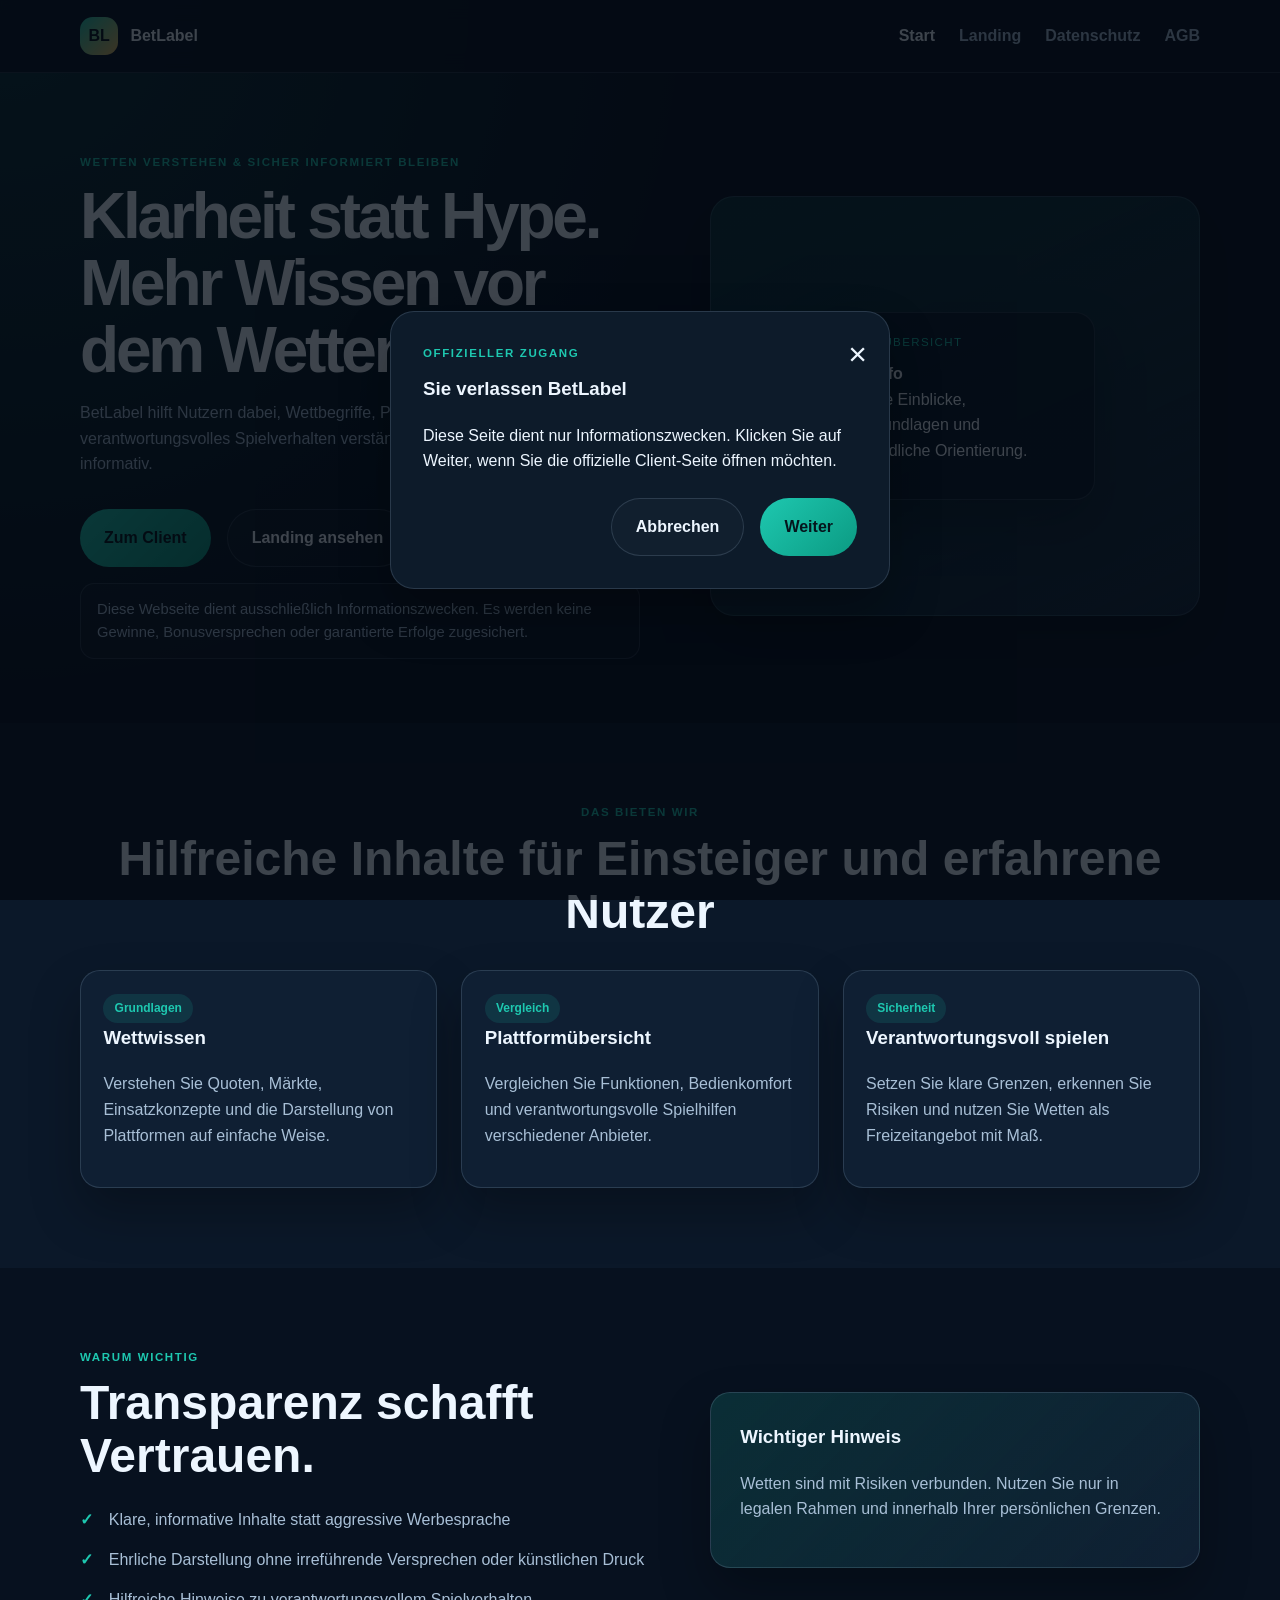
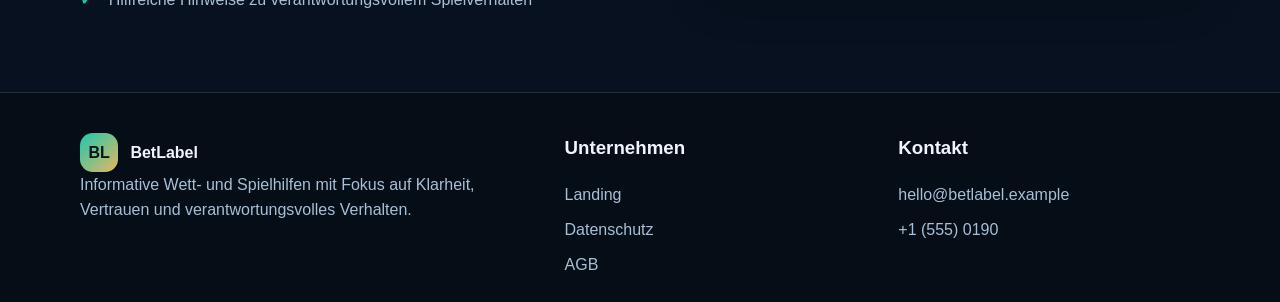
<file: index.html>
<!DOCTYPE html>
<html lang="de">
  <head>
    <meta charset="UTF-8" />
    <meta name="viewport" content="width=device-width, initial-scale=1.0" />
    <title>BetLabel | Wetten verstehen & verantwortungsvoll spielen</title>
    <meta name="description" content="BetLabel bietet informative Inhalte zu Wetten, Plattformen und verantwortungsvollem Spielverhalten für Nutzer in Deutschland." />
    <meta name="robots" content="index, follow" />
    <link rel="canonical" href="https://www.betlabel.example/index.html" />
    <link rel="stylesheet" href="styles.css" />
  </head>
  <body>
    <header class="topbar">
      <div class="container nav">
        <a href="index.html" class="logo" aria-label="BetLabel Startseite">
          <span class="logo-mark">BL</span>
          <span>BetLabel</span>
        </a>
        <nav class="nav-links" aria-label="Hauptnavigation">
          <a href="index.html" class="active">Start</a>
          <a href="lander.html">Landing</a>
          <a href="privacy.html">Datenschutz</a>
          <a href="terms.html">AGB</a>
        </nav>
      </div>
    </header>

    <main>
      <section class="hero">
        <div class="container hero-grid">
          <div>
            <p class="eyebrow">Wetten verstehen & sicher informiert bleiben</p>
            <h1>Klarheit statt Hype. Mehr Wissen vor dem Wetten.</h1>
            <p class="lead">
              BetLabel hilft Nutzern dabei, Wettbegriffe, Plattformfunktionen und verantwortungsvolles Spielverhalten verständlich zu erklären – klar, transparent und informativ.
            </p>
            <div class="cta-row">
              <button class="btn btn-primary" data-open-client="true">Zum Client</button>
              <a href="lander.html" class="btn btn-secondary">Landing ansehen</a>
            </div>
            <div class="info-note">
              Diese Webseite dient ausschließlich Informationszwecken. Es werden keine Gewinne, Bonusversprechen oder garantierte Erfolge zugesichert.
            </div>
          </div>

          <div class="hero-visual">
            <div class="visual-panel">
              <div class="mini-card">
                <span class="mini-label">Marktübersicht</span>
                <strong>Live-Info</strong>
                <p>Aktuelle Einblicke, Wettgrundlagen und verständliche Orientierung.</p>
              </div>
            </div>
          </div>
        </div>
      </section>

      <section class="section alt-bg">
        <div class="container">
          <div class="section-title center">
            <p class="eyebrow">Das bieten wir</p>
            <h2>Hilfreiche Inhalte für Einsteiger und erfahrene Nutzer</h2>
          </div>
          <div class="cards three-up">
            <article class="card">
              <div class="card-body">
                <span class="tag">Grundlagen</span>
                <h3>Wettwissen</h3>
                <p>Verstehen Sie Quoten, Märkte, Einsatzkonzepte und die Darstellung von Plattformen auf einfache Weise.</p>
              </div>
            </article>
            <article class="card">
              <div class="card-body">
                <span class="tag">Vergleich</span>
                <h3>Plattformübersicht</h3>
                <p>Vergleichen Sie Funktionen, Bedienkomfort und verantwortungsvolle Spielhilfen verschiedener Anbieter.</p>
              </div>
            </article>
            <article class="card">
              <div class="card-body">
                <span class="tag">Sicherheit</span>
                <h3>Verantwortungsvoll spielen</h3>
                <p>Setzen Sie klare Grenzen, erkennen Sie Risiken und nutzen Sie Wetten als Freizeitangebot mit Maß.</p>
              </div>
            </article>
          </div>
        </div>
      </section>

      <section class="section">
        <div class="container split">
          <div>
            <p class="eyebrow">Warum wichtig</p>
            <h2>Transparenz schafft Vertrauen.</h2>
            <ul class="check-list">
              <li>Klare, informative Inhalte statt aggressive Werbesprache</li>
              <li>Ehrliche Darstellung ohne irreführende Versprechen oder künstlichen Druck</li>
              <li>Hilfreiche Hinweise zu verantwortungsvollem Spielverhalten</li>
            </ul>
          </div>
          <div class="panel">
            <h3>Wichtiger Hinweis</h3>
            <p>Wetten sind mit Risiken verbunden. Nutzen Sie nur in legalen Rahmen und innerhalb Ihrer persönlichen Grenzen.</p>
          </div>
        </div>
      </section>
    </main>

    <footer class="footer">
      <div class="container footer-grid">
        <div>
          <a href="index.html" class="logo">
            <span class="logo-mark">BL</span>
            <span>BetLabel</span>
          </a>
          <p>Informative Wett- und Spielhilfen mit Fokus auf Klarheit, Vertrauen und verantwortungsvolles Verhalten.</p>
        </div>
        <div>
          <h3>Unternehmen</h3>
          <ul>
            <li><a href="lander.html">Landing</a></li>
            <li><a href="privacy.html">Datenschutz</a></li>
            <li><a href="terms.html">AGB</a></li>
          </ul>
        </div>
        <div>
          <h3>Kontakt</h3>
          <ul>
            <li><a href="mailto:hello@betlabel.example">hello@betlabel.example</a></li>
            <li><a href="tel:+15550190">+1 (555) 0190</a></li>
          </ul>
        </div>
      </div>
    </footer>

    <div id="clientModal" class="modal" aria-hidden="true">
      <div class="modal-backdrop" data-close-modal="true"></div>
      <div class="modal-card" role="dialog" aria-modal="true" aria-labelledby="modalTitle">
        <button class="modal-close" type="button" aria-label="Popup schließen" data-close-modal="true">×</button>
        <p class="eyebrow">Offizieller Zugang</p>
        <h3 id="modalTitle">Sie verlassen BetLabel</h3>
        <p>
          Diese Seite dient nur Informationszwecken. Klicken Sie auf Weiter, wenn Sie die offizielle Client-Seite öffnen möchten.
        </p>
        <div class="modal-actions">
          <button type="button" class="btn btn-secondary" data-close-modal="true">Abbrechen</button>
          <a href="https://xyz.com" class="btn btn-primary" id="continueClientBtn">Weiter</a>
        </div>
      </div>
    </div>

    <script src="script.js"></script>
  </body>
</html>
</file>
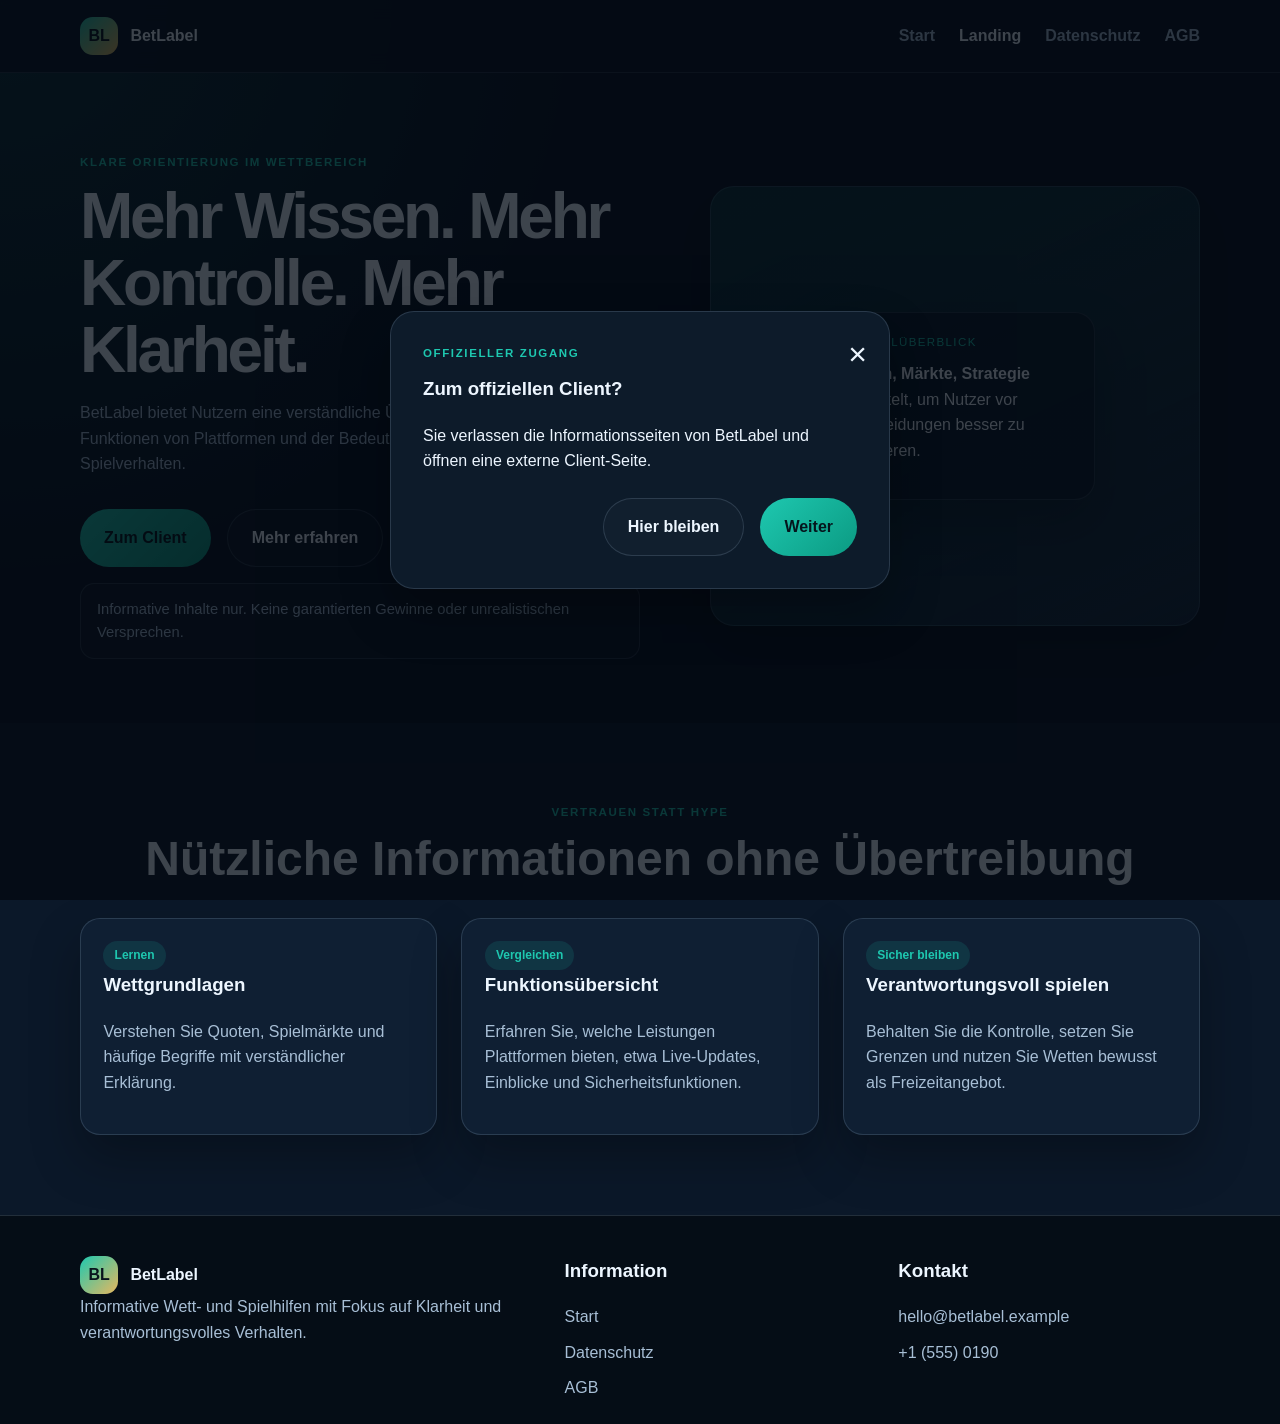
<file: lander.html>
<!DOCTYPE html>
<html lang="de">
  <head>
    <meta charset="UTF-8" />
    <meta name="viewport" content="width=device-width, initial-scale=1.0" />
    <title>BetLabel | Informative Wett- und Spielhilfen</title>
    <meta name="description" content="BetLabel ist eine informative Webseite für Nutzer in Deutschland mit verständlichen Inhalten zu Wetten, Plattformen und verantwortungsvollem Spielverhalten." />
    <meta name="robots" content="index, follow" />
    <link rel="canonical" href="https://www.betlabel.example/lander.html" />
    <link rel="stylesheet" href="styles.css" />
  </head>
  <body>
    <header class="topbar">
      <div class="container nav">
        <a href="index.html" class="logo" aria-label="BetLabel Startseite">
          <span class="logo-mark">BL</span>
          <span>BetLabel</span>
        </a>
        <nav class="nav-links" aria-label="Hauptnavigation">
          <a href="index.html">Start</a>
          <a href="lander.html" class="active">Landing</a>
          <a href="privacy.html">Datenschutz</a>
          <a href="terms.html">AGB</a>
        </nav>
      </div>
    </header>

    <main>
      <section class="hero">
        <div class="container hero-grid">
          <div>
            <p class="eyebrow">Klare Orientierung im Wettbereich</p>
            <h1>Mehr Wissen. Mehr Kontrolle. Mehr Klarheit.</h1>
            <p class="lead">
              BetLabel bietet Nutzern eine verständliche Übersicht zu Quoten, Wettbegriffen, Funktionen von Plattformen und der Bedeutung von verantwortungsvollem Spielverhalten.
            </p>
            <div class="cta-row">
              <button class="btn btn-primary" data-open-client="true">Zum Client</button>
              <a href="index.html" class="btn btn-secondary">Mehr erfahren</a>
            </div>
            <div class="info-note">
              Informative Inhalte nur. Keine garantierten Gewinne oder unrealistischen Versprechen.
            </div>
          </div>

          <div class="hero-visual">
            <div class="visual-panel large-panel">
              <div class="mini-card">
                <span class="mini-label">Schnellüberblick</span>
                <strong>Quoten, Märkte, Strategie</strong>
                <p>Entwickelt, um Nutzer vor Entscheidungen besser zu informieren.</p>
              </div>
            </div>
          </div>
        </div>
      </section>

      <section class="section alt-bg">
        <div class="container">
          <div class="section-title center">
            <p class="eyebrow">Vertrauen statt Hype</p>
            <h2>Nützliche Informationen ohne Übertreibung</h2>
          </div>
          <div class="cards three-up">
            <article class="card">
              <div class="card-body">
                <span class="tag">Lernen</span>
                <h3>Wettgrundlagen</h3>
                <p>Verstehen Sie Quoten, Spielmärkte und häufige Begriffe mit verständlicher Erklärung.</p>
              </div>
            </article>
            <article class="card">
              <div class="card-body">
                <span class="tag">Vergleichen</span>
                <h3>Funktionsübersicht</h3>
                <p>Erfahren Sie, welche Leistungen Plattformen bieten, etwa Live-Updates, Einblicke und Sicherheitsfunktionen.</p>
              </div>
            </article>
            <article class="card">
              <div class="card-body">
                <span class="tag">Sicher bleiben</span>
                <h3>Verantwortungsvoll spielen</h3>
                <p>Behalten Sie die Kontrolle, setzen Sie Grenzen und nutzen Sie Wetten bewusst als Freizeitangebot.</p>
              </div>
            </article>
          </div>
        </div>
      </section>
    </main>

    <footer class="footer">
      <div class="container footer-grid">
        <div>
          <a href="index.html" class="logo">
            <span class="logo-mark">BL</span>
            <span>BetLabel</span>
          </a>
          <p>Informative Wett- und Spielhilfen mit Fokus auf Klarheit und verantwortungsvolles Verhalten.</p>
        </div>
        <div>
          <h3>Information</h3>
          <ul>
            <li><a href="index.html">Start</a></li>
            <li><a href="privacy.html">Datenschutz</a></li>
            <li><a href="terms.html">AGB</a></li>
          </ul>
        </div>
        <div>
          <h3>Kontakt</h3>
          <ul>
            <li><a href="mailto:hello@betlabel.example">hello@betlabel.example</a></li>
            <li><a href="tel:+15550190">+1 (555) 0190</a></li>
          </ul>
        </div>
      </div>
    </footer>

    <div id="clientModal" class="modal" aria-hidden="true">
      <div class="modal-backdrop" data-close-modal="true"></div>
      <div class="modal-card" role="dialog" aria-modal="true" aria-labelledby="modalTitle">
        <button class="modal-close" type="button" aria-label="Popup schließen" data-close-modal="true">×</button>
        <p class="eyebrow">Offizieller Zugang</p>
        <h3 id="modalTitle">Zum offiziellen Client?</h3>
        <p>Sie verlassen die Informationsseiten von BetLabel und öffnen eine externe Client-Seite.</p>
        <div class="modal-actions">
          <button type="button" class="btn btn-secondary" data-close-modal="true">Hier bleiben</button>
          <a href="https://xyz.com" class="btn btn-primary" id="continueClientBtn">Weiter</a>
        </div>
      </div>
    </div>

    <script src="script.js"></script>
  </body>
</html>
</file>
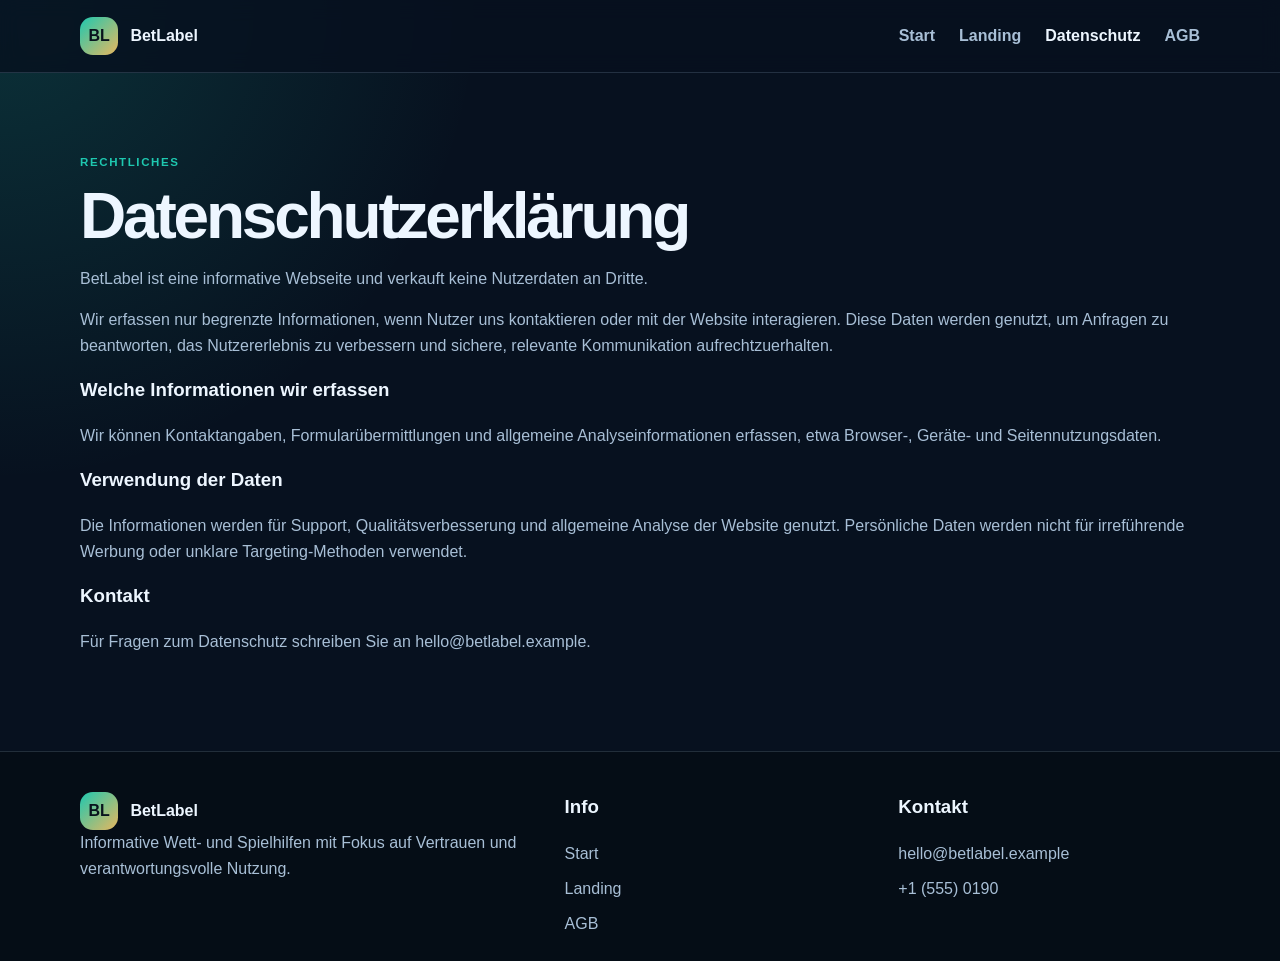
<file: privacy.html>
<!DOCTYPE html>
<html lang="de">
  <head>
    <meta charset="UTF-8" />
    <meta name="viewport" content="width=device-width, initial-scale=1.0" />
    <title>Datenschutzerklärung | BetLabel</title>
    <meta name="description" content="Datenschutzerklärung für BetLabel mit Informationen zur Datenerhebung, Kontaktaufnahme und verantwortungsvollen Nutzung der Webseite." />
    <meta name="robots" content="index, follow" />
    <link rel="canonical" href="https://www.betlabel.example/privacy.html" />
    <link rel="stylesheet" href="styles.css" />
  </head>
  <body>
    <header class="topbar">
      <div class="container nav">
        <a href="index.html" class="logo" aria-label="BetLabel Startseite">
          <span class="logo-mark">BL</span>
          <span>BetLabel</span>
        </a>
        <nav class="nav-links" aria-label="Hauptnavigation">
          <a href="index.html">Start</a>
          <a href="lander.html">Landing</a>
          <a href="privacy.html" class="active">Datenschutz</a>
          <a href="terms.html">AGB</a>
        </nav>
      </div>
    </header>

    <main>
      <section class="section">
        <div class="container narrow">
          <p class="eyebrow">Rechtliches</p>
          <h1>Datenschutzerklärung</h1>
          <p class="lead">BetLabel ist eine informative Webseite und verkauft keine Nutzerdaten an Dritte.</p>
          <p class="muted-text">Wir erfassen nur begrenzte Informationen, wenn Nutzer uns kontaktieren oder mit der Website interagieren. Diese Daten werden genutzt, um Anfragen zu beantworten, das Nutzererlebnis zu verbessern und sichere, relevante Kommunikation aufrechtzuerhalten.</p>
          <h3>Welche Informationen wir erfassen</h3>
          <p class="muted-text">Wir können Kontaktangaben, Formularübermittlungen und allgemeine Analyseinformationen erfassen, etwa Browser-, Geräte- und Seitennutzungsdaten.</p>
          <h3>Verwendung der Daten</h3>
          <p class="muted-text">Die Informationen werden für Support, Qualitätsverbesserung und allgemeine Analyse der Website genutzt. Persönliche Daten werden nicht für irreführende Werbung oder unklare Targeting-Methoden verwendet.</p>
          <h3>Kontakt</h3>
          <p class="muted-text">Für Fragen zum Datenschutz schreiben Sie an hello@betlabel.example.</p>
        </div>
      </section>
    </main>

    <footer class="footer">
      <div class="container footer-grid">
        <div>
          <a href="index.html" class="logo">
            <span class="logo-mark">BL</span>
            <span>BetLabel</span>
          </a>
          <p>Informative Wett- und Spielhilfen mit Fokus auf Vertrauen und verantwortungsvolle Nutzung.</p>
        </div>
        <div>
          <h3>Info</h3>
          <ul>
            <li><a href="index.html">Start</a></li>
            <li><a href="lander.html">Landing</a></li>
            <li><a href="terms.html">AGB</a></li>
          </ul>
        </div>
        <div>
          <h3>Kontakt</h3>
          <ul>
            <li><a href="mailto:hello@betlabel.example">hello@betlabel.example</a></li>
            <li><a href="tel:+15550190">+1 (555) 0190</a></li>
          </ul>
        </div>
      </div>
    </footer>
  </body>
</html>
</file>
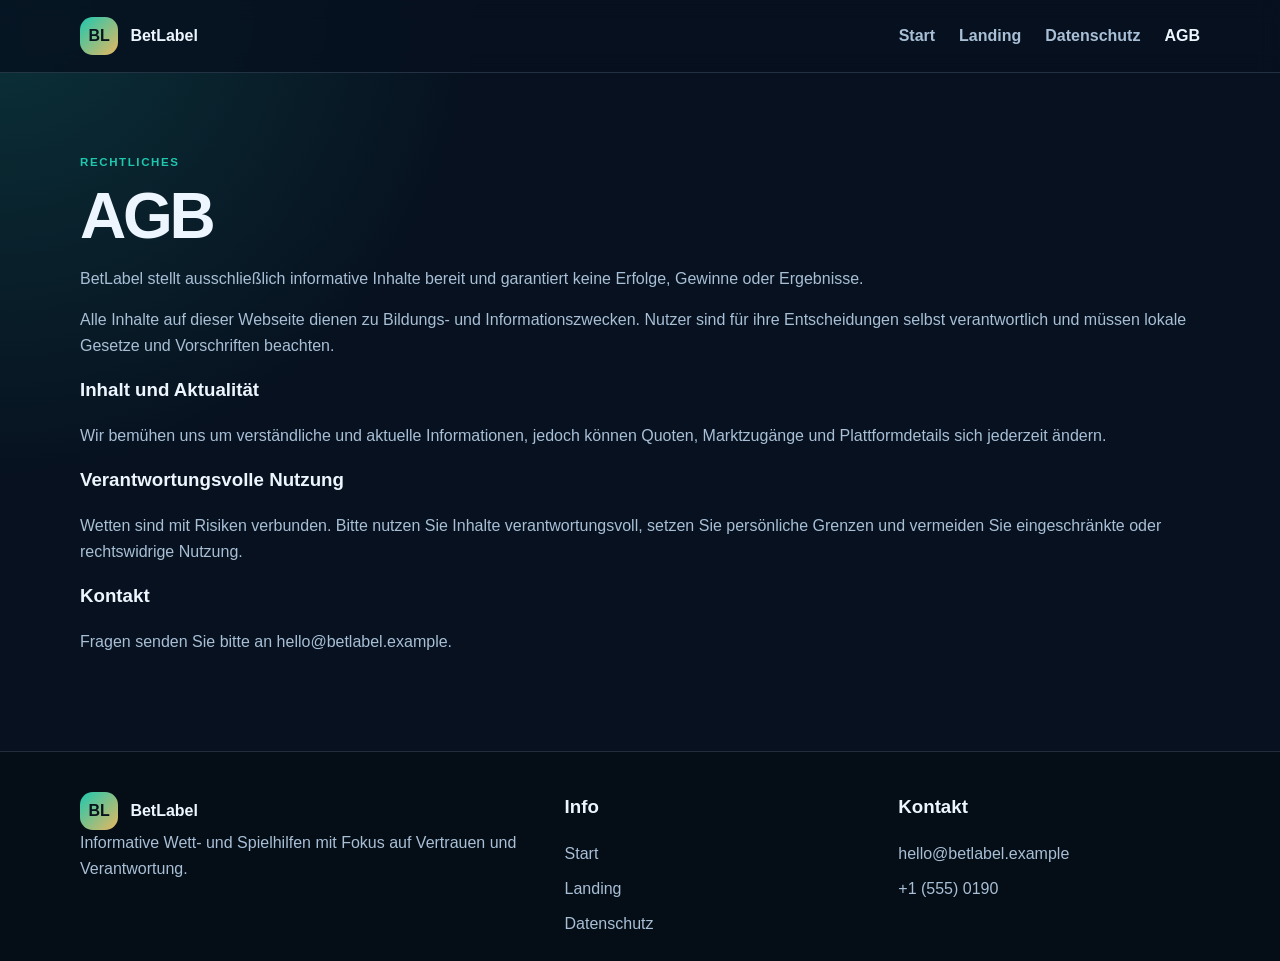
<file: terms.html>
<!DOCTYPE html>
<html lang="de">
  <head>
    <meta charset="UTF-8" />
    <meta name="viewport" content="width=device-width, initial-scale=1.0" />
    <title>AGB | BetLabel</title>
    <meta name="description" content="Allgemeine Geschäftsbedingungen von BetLabel mit Informationen zu informativen Inhalten, Nutzerverantwortung und rechtlichen Rahmenbedingungen." />
    <meta name="robots" content="index, follow" />
    <link rel="canonical" href="https://www.betlabel.example/terms.html" />
    <link rel="stylesheet" href="styles.css" />
  </head>
  <body>
    <header class="topbar">
      <div class="container nav">
        <a href="index.html" class="logo" aria-label="BetLabel Startseite">
          <span class="logo-mark">BL</span>
          <span>BetLabel</span>
        </a>
        <nav class="nav-links" aria-label="Hauptnavigation">
          <a href="index.html">Start</a>
          <a href="lander.html">Landing</a>
          <a href="privacy.html">Datenschutz</a>
          <a href="terms.html" class="active">AGB</a>
        </nav>
      </div>
    </header>

    <main>
      <section class="section">
        <div class="container narrow">
          <p class="eyebrow">Rechtliches</p>
          <h1>AGB</h1>
          <p class="lead">BetLabel stellt ausschließlich informative Inhalte bereit und garantiert keine Erfolge, Gewinne oder Ergebnisse.</p>
          <p class="muted-text">Alle Inhalte auf dieser Webseite dienen zu Bildungs- und Informationszwecken. Nutzer sind für ihre Entscheidungen selbst verantwortlich und müssen lokale Gesetze und Vorschriften beachten.</p>
          <h3>Inhalt und Aktualität</h3>
          <p class="muted-text">Wir bemühen uns um verständliche und aktuelle Informationen, jedoch können Quoten, Marktzugänge und Plattformdetails sich jederzeit ändern.</p>
          <h3>Verantwortungsvolle Nutzung</h3>
          <p class="muted-text">Wetten sind mit Risiken verbunden. Bitte nutzen Sie Inhalte verantwortungsvoll, setzen Sie persönliche Grenzen und vermeiden Sie eingeschränkte oder rechtswidrige Nutzung.</p>
          <h3>Kontakt</h3>
          <p class="muted-text">Fragen senden Sie bitte an hello@betlabel.example.</p>
        </div>
      </section>
    </main>

    <footer class="footer">
      <div class="container footer-grid">
        <div>
          <a href="index.html" class="logo">
            <span class="logo-mark">BL</span>
            <span>BetLabel</span>
          </a>
          <p>Informative Wett- und Spielhilfen mit Fokus auf Vertrauen und Verantwortung.</p>
        </div>
        <div>
          <h3>Info</h3>
          <ul>
            <li><a href="index.html">Start</a></li>
            <li><a href="lander.html">Landing</a></li>
            <li><a href="privacy.html">Datenschutz</a></li>
          </ul>
        </div>
        <div>
          <h3>Kontakt</h3>
          <ul>
            <li><a href="mailto:hello@betlabel.example">hello@betlabel.example</a></li>
            <li><a href="tel:+15550190">+1 (555) 0190</a></li>
          </ul>
        </div>
      </div>
    </footer>
  </body>
</html>
</file>
<file: styles.css>
:root {
  --bg: #07111f;
  --bg-alt: #0d1b2a;
  --panel: #112236;
  --card: #14283d;
  --primary: #1ec8b0;
  --primary-dark: #0b9a82;
  --accent: #e7b75f;
  --text: #edf6ff;
  --muted: #a8bfd6;
  --border: rgba(166, 196, 220, 0.18);
  --shadow: 0 24px 50px rgba(0,0,0,0.28);
}

* { box-sizing: border-box; }
html { scroll-behavior: smooth; }
body {
  margin: 0;
  font-family: Arial, Helvetica, sans-serif;
  background: radial-gradient(circle at top left, rgba(30,200,176,0.18), transparent 30%), var(--bg);
  color: var(--text);
  line-height: 1.6;
}
a {
  color: inherit;
  text-decoration: none;
}
img { max-width: 100%; display: block; }
button, input, textarea { font: inherit; }
.container { width: min(1120px, calc(100% - 2rem)); margin: 0 auto; }
.topbar {
  position: sticky;
  top: 0;
  z-index: 10;
  border-bottom: 1px solid var(--border);
  background: rgba(7,17,31,0.82);
  backdrop-filter: blur(10px);
}
.nav {
  display: flex;
  justify-content: space-between;
  align-items: center;
  min-height: 72px;
}
.logo {
  display: inline-flex;
  align-items: center;
  gap: 0.75rem;
  font-weight: 700;
}
.logo-mark {
  width: 2.4rem;
  height: 2.4rem;
  display: inline-flex;
  align-items: center;
  justify-content: center;
  border-radius: 0.8rem;
  background: linear-gradient(135deg, var(--primary), var(--accent));
  color: #08131d;
  font-weight: 800;
}
.nav-links {
  display: flex;
  gap: 1.5rem;
  color: var(--muted);
  font-weight: 600;
}
.nav-links a.active,
.nav-links a:hover { color: var(--text); }
.hero {
  padding: 5rem 0 4rem;
}
.hero-grid {
  display: grid;
  grid-template-columns: 1.1fr 0.9fr;
  gap: 2rem;
  align-items: center;
}
.eyebrow {
  margin: 0 0 0.7rem;
  text-transform: uppercase;
  letter-spacing: 0.14em;
  color: var(--primary);
  font-weight: 700;
  font-size: 0.72rem;
}
h1, h2, h3, p { margin-top: 0; }
h1 {
  margin-bottom: 1rem;
  font-size: clamp(2.5rem, 5vw, 5rem);
  line-height: 1.05;
  letter-spacing: -0.05em;
}
h2 {
  font-size: clamp(2rem, 4vw, 3rem);
  line-height: 1.1;
  margin-bottom: 1rem;
}
.lead, .muted-text, .card p, .panel p, .footer p, .footer li, .info-note {
  color: var(--muted);
}
.cta-row {
  display: flex;
  flex-wrap: wrap;
  gap: 1rem;
  margin: 2rem 0 1rem;
}
.btn {
  border: none;
  cursor: pointer;
  display: inline-flex;
  align-items: center;
  justify-content: center;
  padding: 0.95rem 1.5rem;
  border-radius: 999px;
  font-weight: 700;
  transition: transform 0.2s ease;
}
.btn:hover { transform: translateY(-1px); }
.btn-primary {
  background: linear-gradient(135deg, var(--primary), var(--primary-dark));
  color: #05151d;
}
.btn-secondary {
  background: rgba(255,255,255,0.02);
  border: 1px solid var(--border);
  color: var(--text);
}
.info-note {
  max-width: 560px;
  background: rgba(255,255,255,0.02);
  border: 1px solid var(--border);
  border-radius: 0.9rem;
  padding: 0.85rem 1rem;
  font-size: 0.92rem;
}
.hero-visual {
  min-height: 420px;
  position: relative;
}
.visual-panel {
  background: linear-gradient(155deg, rgba(30,200,176,0.18), rgba(20,40,61,0.9));
  border: 1px solid var(--border);
  border-radius: 1.5rem;
  min-height: 420px;
  box-shadow: var(--shadow);
  display: flex;
  align-items: center;
  justify-content: center;
  position: relative;
  overflow: hidden;
}
.large-panel { min-height: 440px; }
.mini-card {
  width: min(280px, 80%);
  background: rgba(7,17,31,0.65);
  border: 1px solid var(--border);
  border-radius: 1.25rem;
  padding: 1.25rem;
  box-shadow: var(--shadow);
}
.mini-label {
  display: block;
  color: var(--primary);
  font-size: 0.72rem;
  letter-spacing: 0.12em;
  text-transform: uppercase;
  margin-bottom: 0.6rem;
}
.section { padding: 5rem 0; }
.section-title { margin-bottom: 2rem; }
.center { text-align: center; }
.alt-bg { background: rgba(17, 34, 54, 0.45); }
.cards {
  display: grid;
  gap: 1.5rem;
}
.three-up { grid-template-columns: repeat(3, minmax(0, 1fr)); }
.card {
  background: rgba(17, 34, 54, 0.8);
  border: 1px solid var(--border);
  border-radius: 1.25rem;
  overflow: hidden;
  box-shadow: var(--shadow);
}
.card-body { padding: 1.4rem; }
.tag {
  display: inline-block;
  padding: 0.3rem 0.7rem;
  border-radius: 999px;
  background: rgba(30,200,176,0.13);
  color: var(--primary);
  font-size: 0.75rem;
  font-weight: 700;
}
.split {
  display: grid;
  grid-template-columns: 1.1fr 0.9fr;
  gap: 2rem;
  align-items: center;
}
.check-list {
  list-style: none;
  padding: 0;
  margin: 1.5rem 0 0;
  display: grid;
  gap: 0.9rem;
}
.check-list li {
  position: relative;
  padding-left: 1.8rem;
  color: var(--muted);
}
.check-list li::before {
  content: "✓";
  position: absolute;
  left: 0;
  color: var(--primary);
  font-weight: 700;
}
.panel {
  background: linear-gradient(135deg, rgba(30,200,176,0.16), rgba(17,34,54,0.85));
  border: 1px solid var(--border);
  border-radius: 1.25rem;
  padding: 1.8rem;
  box-shadow: var(--shadow);
}
.footer {
  background: #050d16;
  border-top: 1px solid var(--border);
  padding: 2.5rem 0 1.5rem;
}
.footer-grid {
  display: grid;
  grid-template-columns: 1.5fr 1fr 1fr;
  gap: 2rem;
}
.footer ul {
  list-style: none;
  padding: 0;
  margin: 0;
  display: grid;
  gap: 0.6rem;
}
.modal {
  position: fixed;
  inset: 0;
  display: none;
  align-items: center;
  justify-content: center;
  z-index: 30;
}
.modal.open { display: flex; }
.modal-backdrop {
  position: absolute;
  inset: 0;
  background: rgba(3, 9, 17, 0.75);
}
.modal-card {
  position: relative;
  z-index: 1;
  width: min(500px, calc(100% - 2rem));
  background: #0d1b2a;
  border: 1px solid var(--border);
  border-radius: 1.5rem;
  padding: 2rem;
  box-shadow: var(--shadow);
}
.modal-close {
  position: absolute;
  top: 1rem;
  right: 1rem;
  border: 0;
  background: transparent;
  color: var(--text);
  font-size: 2rem;
  cursor: pointer;
}
.modal-actions {
  display: flex;
  justify-content: flex-end;
  gap: 1rem;
  margin-top: 1.5rem;
}
@media (max-width: 900px) {
  .hero-grid,
  .split,
  .three-up,
  .footer-grid { grid-template-columns: 1fr; }
  .nav-links { display: none; }
}
</file>
